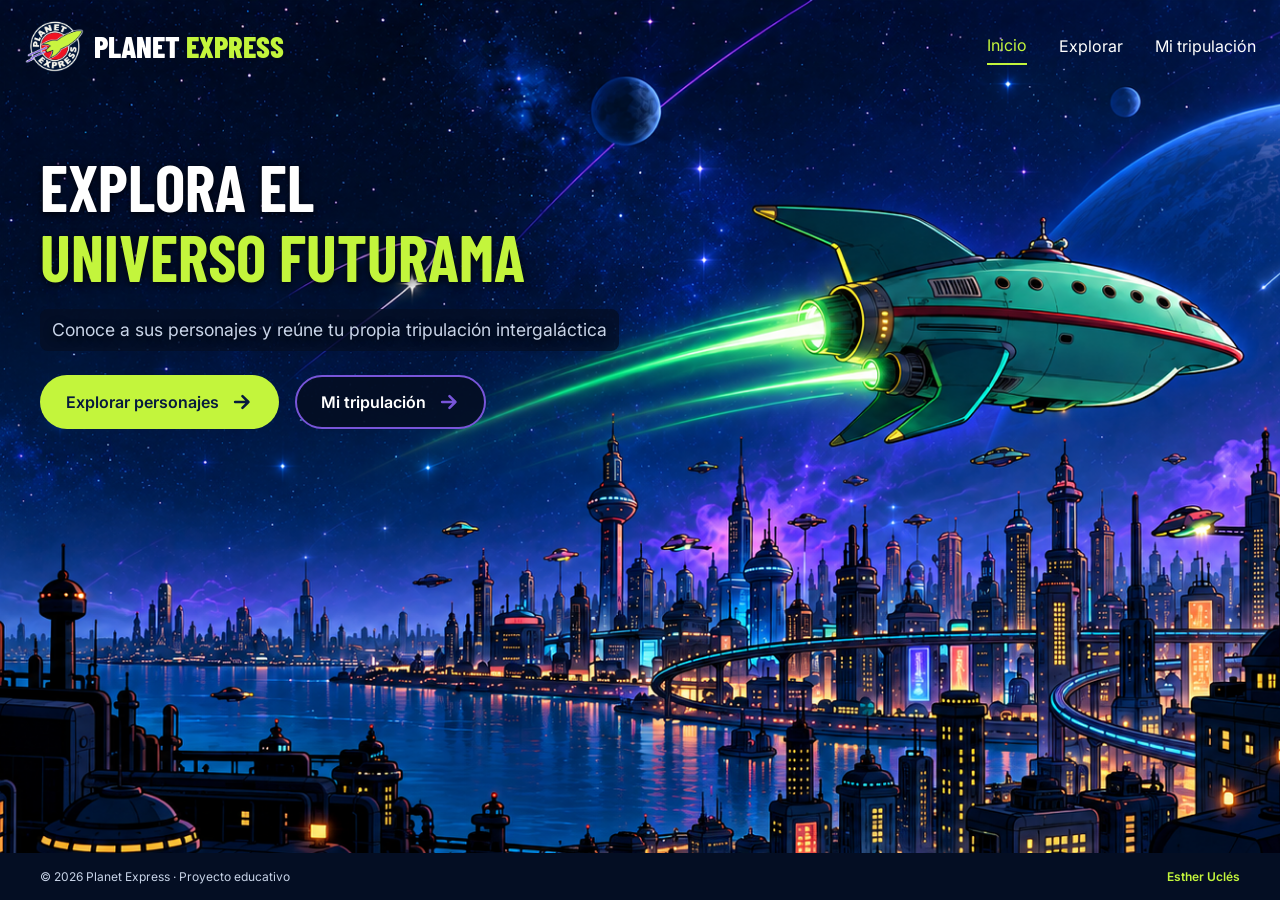
<file: index.html>
<!DOCTYPE html>
<html lang="es">
<head>
    <meta charset="UTF-8">
    <meta name="viewport" content="width=device-width, initial-scale=1.0">
    <title>Futurama</title>
    <link rel="icon" href="assets/img/logo.png" type="image/png">
    <link rel="preconnect" href="https://fonts.googleapis.com">
    <link rel="preconnect" href="https://fonts.gstatic.com" crossorigin>
    <link href="https://fonts.googleapis.com/css2?family=Barlow+Condensed:wght@400;500;600;700;800;900&family=Inter:wght@400;500;600;700&display=swap" rel="stylesheet">
    <link rel="stylesheet" href="./css/variables.css">
    <link rel="stylesheet" href="./css/style.css">
</head>
<body class="home-page">

    <header class="header">
        <nav class="nav" aria-label="navegación principal">

            <a class="nav__brand" href="./index.html">
                <img class="nav__logo" src="./assets/img/logo.png" width="60" height="60" alt="Logo Planet Espress - Inicio" >
                <span class="nav__brand-name">
                    PLANET <span class="nav__brand-highlight">EXPRESS</span>
                </span>
            </a>

            <button 
                class="nav__menu-burger" 
                id="button-burger"
                type="button" 
                aria-label="Abrir menú" 
                aria-expanded="false" 
                aria-controls="main-navigation">
                ☰
            </button>

            <ul class="nav__menu" id="main-navigation">
                <li class="nav__item">
                    <a class="nav__link nav__link--active" href="./index.html" aria-current="page">Inicio</a>
                </li>
                <li class="nav__item">
                    <a class="nav__link" href="./explore.html">Explorar</a>
                </li>
                <li class="nav__item">
                    <a class="nav__link" href="./myCrew.html">Mi tripulación</a>
                </li>
            </ul>

        </nav>
        
    </header>

    <main class="main">

        <section class="hero">
            
            <div class="hero__content">

                <h1 class="hero__title">
                    EXPLORA EL
                    <span class="hero__title-highlight">
                        UNIVERSO FUTURAMA
                    </span>
                </h1>

                <p class="hero__description">Conoce a sus personajes y reúne tu propia tripulación intergaláctica</p>
                
            </div>

            <div class="hero__actions">

                <a class="hero__button hero__button--primary" href="./explore.html">
                    <span class="hero__button-text">Explorar personajes</span>
                    <img class="hero__button-arrow" src="./assets/icons/flecha_azul_marino_oscuro.svg" width="25" height="25" alt="Flecha botón explorar personajes">
                </a>
                <a class="hero__button hero__button--secondary" href="./myCrew.html">
                    <span class="hero__button-text">Mi tripulación</span>
                    <img class="hero__button-arrow" src="./assets/icons/flecha_morada.svg" width="25" height="25" alt="Flecha botón Mi tripulación">
                </a>

            </div>

        </section>

    </main>

    <footer class="footer">
        <p class="footer__copyright">© 2026 Planet Express · Proyecto educativo</p>
        <p class="footer__author">Esther Uclés</p>
    </footer>
    

  <script type="module" src="js/pages/index.js"></script>
</body>
</html>
</file>
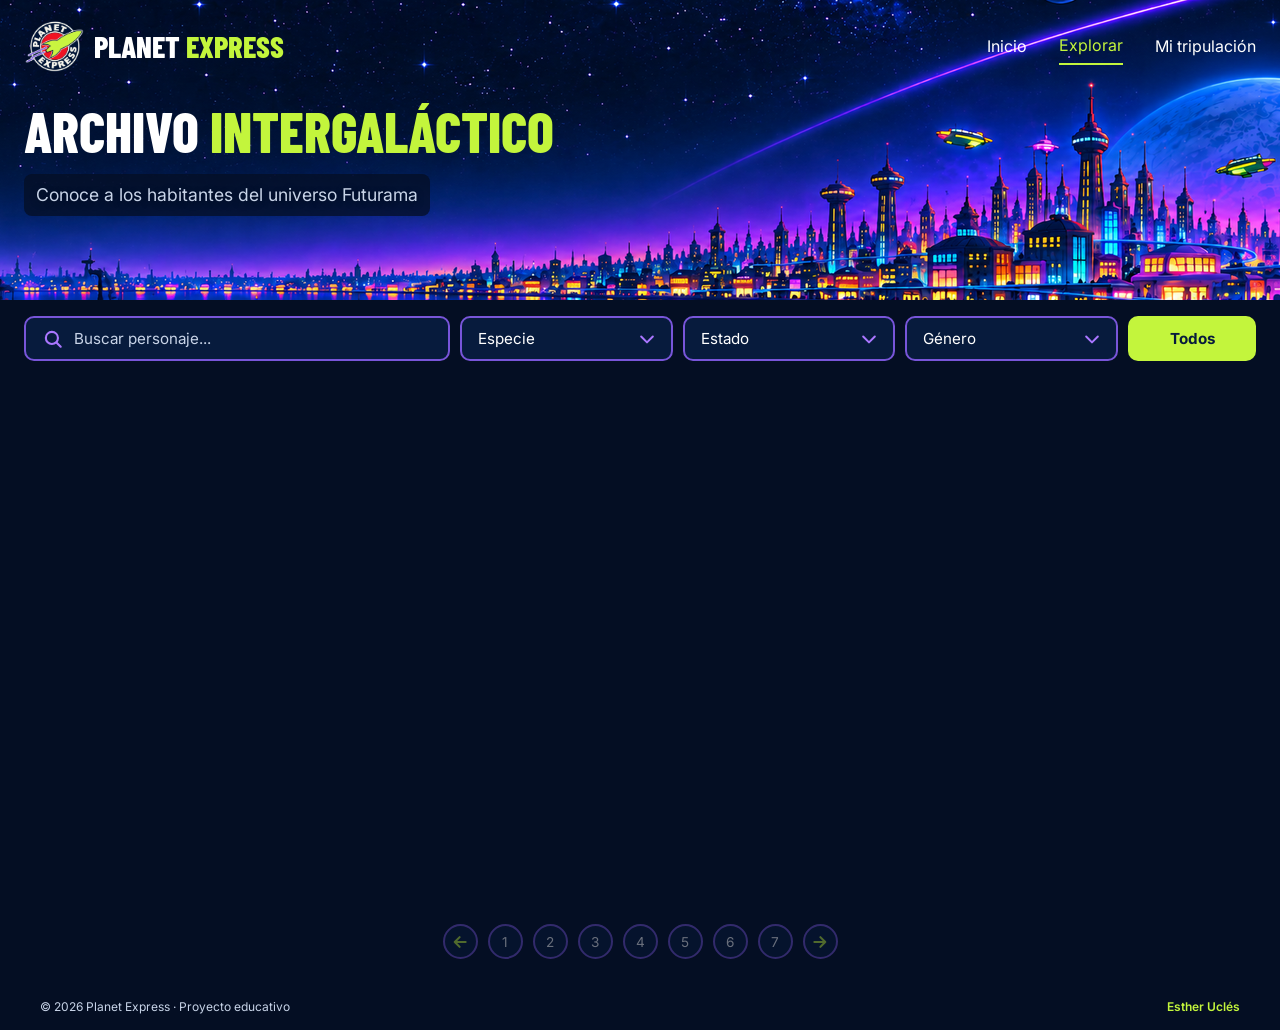
<file: explore.html>
<!DOCTYPE html>
<html lang="es">
<head>
    <meta charset="UTF-8">
    <meta name="viewport" content="width=device-width, initial-scale=1.0">
    <title>Futurama</title>
    <link rel="icon" href="assets/img/logo.png" type="image/png">
    <link rel="preconnect" href="https://fonts.googleapis.com">
    <link rel="preconnect" href="https://fonts.gstatic.com" crossorigin>
    <link href="https://fonts.googleapis.com/css2?family=Barlow+Condensed:wght@400;500;600;700;800;900&family=Inter:wght@400;500;600;700&display=swap" rel="stylesheet">
    <link rel="stylesheet" href="./css/variables.css">
    <link rel="stylesheet" href="./css/style.css">
    <link rel="stylesheet" href="./css/explore.css">
</head>
<body>

    <header class="header header--explore">
        <nav class="nav" aria-label="navegación principal">

            <a class="nav__brand" href="./index.html">
                <img class="nav__logo" src="./assets/img/logo.png" width="60" height="60" alt="Logo Planet Espress - Inicio" >
                <span class="nav__brand-name">
                    PLANET <span class="nav__brand-highlight">EXPRESS</span>
                </span>
            </a>

            <button 
                class="nav__menu-burger" 
                id="button-burger"
                type="button" 
                aria-label="Abrir menú" 
                aria-expanded="false" 
                aria-controls="main-navigation">
                ☰
            </button>

            <ul class="nav__menu" id="main-navigation">
                <li class="nav__item">
                    <a class="nav__link" href="./index.html">Inicio</a>
                </li>
                <li class="nav__item">
                    <a class="nav__link nav__link--active" href="./explore.html" aria-current="page">Explorar</a>
                </li>
                <li class="nav__item">
                    <a class="nav__link" href="./myCrew.html">Mi tripulación</a>
                </li>
            </ul>

        </nav>

        <div class="explore-intro">

            <h1 class="explore-intro__title">
                ARCHIVO
                <span class="explore-intro__highlight">INTERGALÁCTICO</span>
            </h1>

            <p class="explore-intro__description">Conoce a los habitantes del universo Futurama</p>

        </div>
        
    </header>

    <main class="main">

        <section class="filters" aria-label="Filtros de personajes">
            
            <form class="filters__form" id="character-filters">
                <!-- Buscador -->
                <input class="filters__search" id="character-search" type="search" name="search" placeholder="Buscar personaje...">

                <!-- Filtro por especie -->
                 <select class="filters__select" id="filter-species" name="species">
                    <option value="">Especie</option>
                 </select>

                 <!-- Filtro por estado -->
                 <select class="filters__select" id="filter-status" name="status">
                    <option value="">Estado</option>
                 </select>

                 <!-- Filtro por genero -->
                 <select class="filters__select" id="filter-gender" name="gender">
                    <option value="">Género</option>
                 </select>

                 <!-- Restablecer filtros -->
                  <button class="filters__reset" id="filters-reset" type="reset">Todos</button>

            </form>

        </section>

        <section class="characters" aria-label="Personajes">
             <div class="characters__grid" id="characters-container">
                <!-- Tarjetas -->
             </div>
        </section>

        <!-- Paginación -->
        <nav class="pagination" id="pagination" aria-label="Paginación de personajes">

            <button class="pagination__button" id="prev-page" type="button" disabled>
                <img class="pagination_icon" src="./assets/icons/flecha_izquierda_verde_lima.svg" width="35" height="35" alt="Flecha izquierda paginación">
            </button>

            <button class="pagination__button pagination__button--active" type="button" data-page="1">1</button>
            <button class="pagination__button" type="button" data-page="2">2</button>
            <button class="pagination__button" type="button" data-page="3">3</button>
            <button class="pagination__button" type="button" data-page="4">4</button>
            <button class="pagination__button" type="button" data-page="5">5</button>
            <button class="pagination__button" type="button" data-page="6">6</button>
            <button class="pagination__button" type="button" data-page="7">7</button>

            <button class="pagination__button" id="next-page" type="button">
                <img class="pagination_icon" src="./assets/icons/flecha_verde_lima.svg" width="35" height="35" alt="Flecha izquierda paginación">
            </button>
            
        </nav>
      

    </main>

    <footer class="footer">
        <p class="footer__copyright">© 2026 Planet Express · Proyecto educativo</p>
        <p class="footer__author">Esther Uclés</p>
    </footer>
    

  <script type="module" src="js/pages/explore.js"></script>
</body>
</html>
</file>
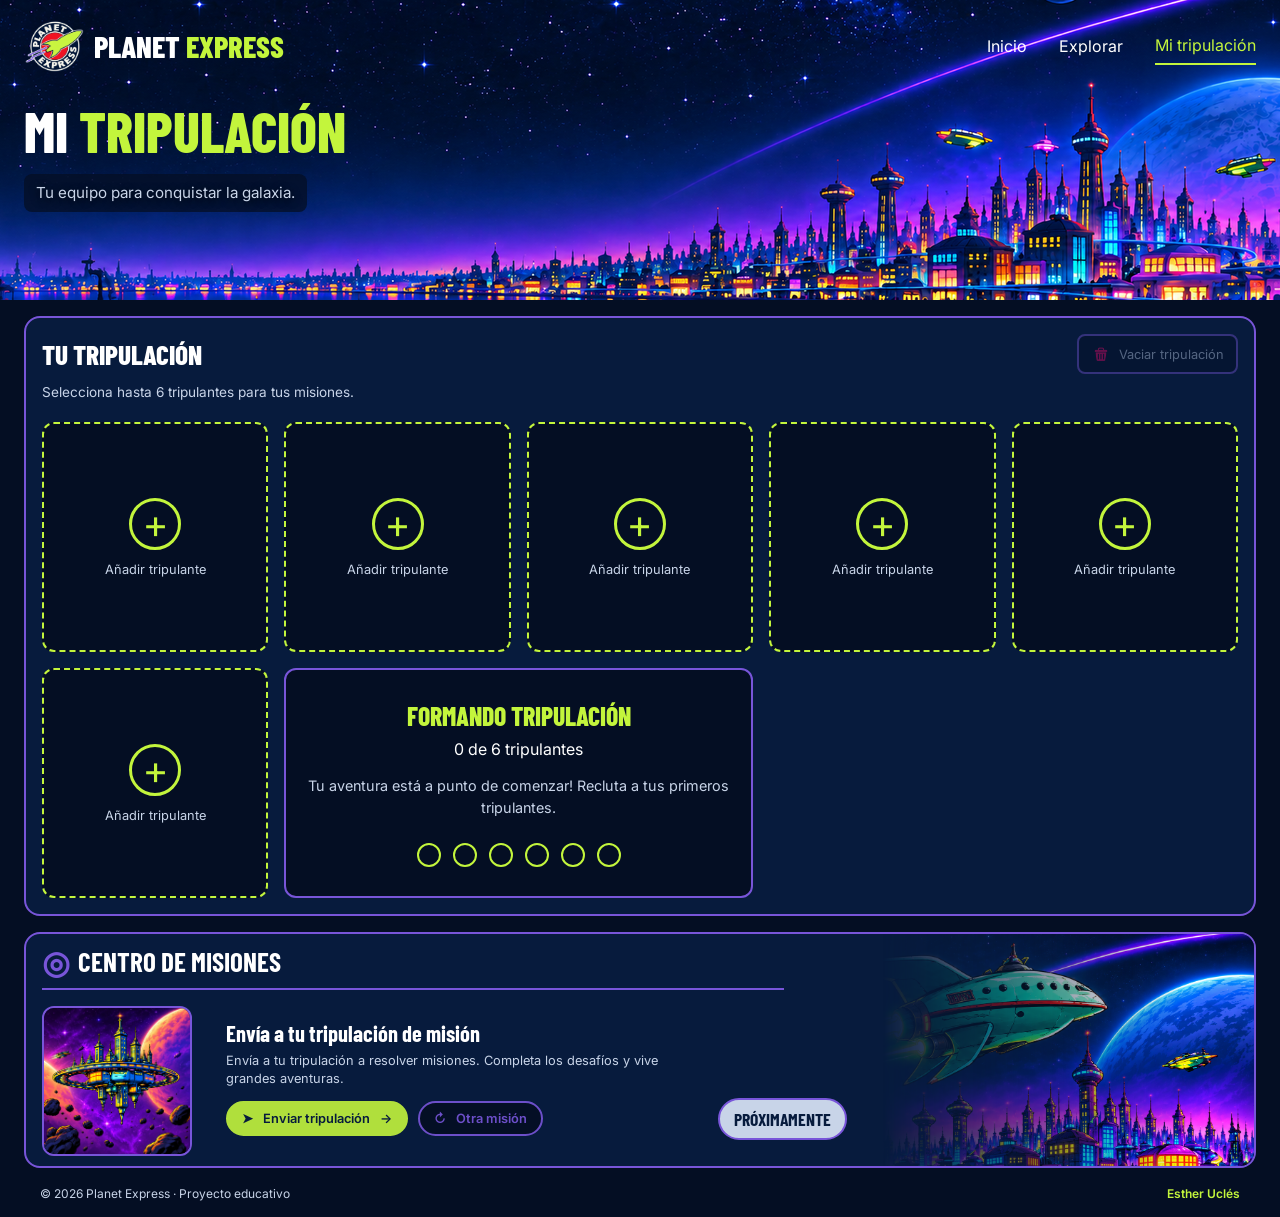
<file: myCrew.html>
<!DOCTYPE html>
<html lang="es">
<head>
    <meta charset="UTF-8">
    <meta name="viewport" content="width=device-width, initial-scale=1.0">
    <title>Futurama</title>
    <link rel="icon" href="assets/img/logo.png" type="image/png">
    <link rel="preconnect" href="https://fonts.googleapis.com">
    <link rel="preconnect" href="https://fonts.gstatic.com" crossorigin>
    <link href="https://fonts.googleapis.com/css2?family=Barlow+Condensed:wght@400;500;600;700;800;900&family=Inter:wght@400;500;600;700&display=swap" rel="stylesheet">
    <link rel="stylesheet" href="./css/variables.css">
    <link rel="stylesheet" href="./css/style.css">
    <link rel="stylesheet" href="./css/myCrew.css">
</head>
<body>

    <header class="header header--crew">
        <nav class="nav" aria-label="navegación principal">

            <a class="nav__brand" href="./index.html">
                <img class="nav__logo" src="./assets/img/logo.png" width="60" height="60" alt="Logo Planet Espress - Inicio" >
                <span class="nav__brand-name">
                    PLANET <span class="nav__brand-highlight">EXPRESS</span>
                </span>
            </a>

            <button 
                class="nav__menu-burger" 
                id="button-burger"
                type="button" 
                aria-label="Abrir menú" 
                aria-expanded="false" 
                aria-controls="main-navigation">
                ☰
            </button>

            <ul class="nav__menu" id="main-navigation">
                <li class="nav__item">
                    <a class="nav__link" href="./index.html">Inicio</a>
                </li>
                <li class="nav__item">
                    <a class="nav__link" href="./explore.html">Explorar</a>
                </li>
                <li class="nav__item">
                    <a class="nav__link nav__link--active" href="./myCrew.html" aria-current="page">Mi tripulación</a>
                </li>
            </ul>

        </nav>

        <div class="crew-intro">

            <h1 class="crew-intro__title">
                MI <span class="crew-intro__highlight">TRIPULACIÓN</span>
            </h1>

            <p class="crew-intro__description">Tu equipo para conquistar la galaxia.</p>

        </div>
        
    </header>

    <main class="main">

        <section class="crew">

            <!-- Cabecera de la sección -->
            <div class="crew__header">
                <div class="crew__header-top">

                    <h2 class="crew__title">TU TRIPULACIÓN</h2>
                    <button class="crew__clear" id="crew-clear" type="button" disabled>
                        <img src="./assets/icons/papelera_rosa.png" width="20" height="20" alt="Papelera vaciar tripulantes">
                        Vaciar tripulación
                    </button>

                </div>
    
                <p class="crew__description">Selecciona hasta 6 tripulantes para tus misiones.</p>
            </div>
            
            <!-- Contenedor de tarjetas y panel -->
            <div class="crew__grid">

                <!-- Los seis huecos -->
                <div class="crew__slots" id="crew-container">

                    <!-- Tarjetas dinámicas -->

                </div>

                <!-- Panel con el estado de la tripulación -->
                <aside class="crew-status">

                    <h2 class="crew-status__title" id="crew-status-title">FORMANDO TRIPULACIÓN</h2>

                    <p class="crew-status__count">
                        <span id="crew-count">0</span> de 6 tripulantes
                    </p>

                    <p class="crew-status__message" id="crew-message">
                        ¡Tu aventura está a punto de comenzar!
                        Recluta a tus primeros tripulantes.
                    </p>

                    <!-- Indicadores de progreso -->
                    <div class="crew-status__progress" id="crew-progress" aria-hidden="true">

                        <span class="crew-status__dot"></span>
                        <span class="crew-status__dot"></span>
                        <span class="crew-status__dot"></span>
                        <span class="crew-status__dot"></span>
                        <span class="crew-status__dot"></span>
                        <span class="crew-status__dot"></span>

                    </div>

                </aside>

            </div>

    </section>

    <!-- Centro de misiones -->
    <section class="missions">

        <h2 class="missions__title">
            <span aria-hidden="true">◎</span>
            CENTRO DE MISIONES
        </h2>

        <div class="missions__content">

            <img class="missions__image" src="./assets/img/Centro_Misiones.png" width="150" height="150" alt="Estación espacial futurista">

            <div class="missions__info">

                <h3 class="missions__subtitle">Envía a tu tripulación de misión</h3>

                <p class="missions__description">
                    Envía a tu tripulación a resolver misiones.
                    Completa los desafíos y vive grandes aventuras.
                </p>

                <div class="missions__controls">

                    <div class="missions__actions">

                        <button class="missions__button missions__button--primary" type="button" disabled>
                            <span aria-hidden="true">➤</span>
                            Enviar tripulación
                            <span aria-hidden="true">→</span>
                        </button>

                        <button class="missions__button missions__button--secondary" type="button" disabled>
                            <span aria-hidden="true">↻</span>
                            Otra misión
                        </button>

                    </div>

                    <span class="missions__coming">PRÓXIMAMENTE</span>

                </div>

            </div>

        </div>

    </section>

    </main>

    <footer class="footer">
        <p class="footer__copyright">© 2026 Planet Express · Proyecto educativo</p>
        <p class="footer__author">Esther Uclés</p>
    </footer>
    

  <script type="module" src="js/pages/myCrew.js"></script>
</body>
</html>
</file>
<file: css/variables.css>
:root{

/* =============== MAIN COLORS ===============*/

   --color-primary:     #071B3D; /* Azul galaxia */
   --color-secondary:   #C3F53C; /* Verde Lima */
   --color-details:     #7855D9; /* Morado */


/* =============== BACKGROUND ===============*/
   
   --color-background:   #040E23; /* Azul/Negro oscuro - Fondo general */
   --color-surface:         #10284F; /* Azul -  Fondo de tarjetas, filtros y contenedores */

/* =============== TEXTS ===============*/                             

   --color-text:           #FFFFFF;  /* Blanco - Texto principal */
   --color-text-secondary: #C8D4E8;  /* Azul muy claro - Texto secundario */
   --color-text-dark:      #071B3D;  /* Azul/Negro - Texto sobre verde lima */


/*=============== BORDERS ===============*/    

   --color-border:      #7855D9;  /* Morado - Bordes destacados */
   --color-border-soft: #293E65;  /* Azulado - Bordes discretos */


/*=============== FOOTER ===============*/



/*=============== FONTS ===============*/

   --font-primary:      "Barlow Condensed", Impact, sans-serif;
   --font-secondary:       "Inter", Arial, sans-serif;

}
</file>
<file: css/style.css>
/* -------------------------------------------
|             General styles                 |
----------------------------------------------*/

html{
    box-sizing: border-box;
}

*, 
*::after,
*::before{
    box-sizing: inherit;
    margin: 0;
    padding: 0;
}

a{
    text-decoration: none;
}



/* ////////////////// MOBILE DESIGN //////////////////// */

/* Nombramos cada área del Grid principal */
.header{ grid-area: header;}
.main{ grid-area: main;}
.footer{ grid-area: footer;}

body{
    min-height: 100vh;
    min-height: 100dvh;

    background-color: var(--color-background);
    color: var(--color-text);
    font-family: var(--font-secondary);

    /* Distribución principal de la página */
    display: grid;
    grid-template-columns: 1fr;
    grid-template-rows: auto 1fr auto;
    grid-template-areas:
        "header"
        "main"
        "footer";

}



/* -------------------------------------------
|                  Portada                   |
----------------------------------------------*/

/* imagen de fondo del index */
.home-page{
    background-image: url("../assets/img/Portada.png");
    background-repeat: no-repeat;
    background-position: 72% top;
    background-size: cover;
}

/* sección principal de la portada */
.home-page .hero{
    padding: 10px 24px 24px;
}




/* -------------------------------------------
|                 Nav Styles                 |
----------------------------------------------*/

.nav{
    position: relative;
    display: flex;
    justify-content: space-between;
    align-items: center;
    padding: 16px 24px;
}

.nav__link{
    color: var(--color-text);
    
    display: inline-block;
    padding: 8px 0;
}

.nav__link--active{
    color: var(--color-secondary);
    border-bottom: 2px solid var(--color-secondary);
}

.nav__logo{
    display: block;
    width: 60px;
    height: 60px;
}

.nav__brand{
    display: flex;
    align-items: center;
    gap: 10px;
}

.nav__brand-name{
    font-family: var(--font-primary);
    font-size: 1.3rem;
    font-weight: 800;
    line-height: 1;
    color: var(--color-text);
    white-space: nowrap;
}

.nav__brand-highlight{
    color: var(--color-secondary);
}

.nav__menu-burger{
    padding: 8px 12px;
    background-color: transparent;
    color: var(--color-secondary);
    border: 1px solid var(--color-border);
    border-radius: 8px;
    font-size: 1.5rem;
    cursor: pointer;
}

.nav__menu{
    flex-direction: column;
    gap: 20px;
    z-index: 10;

    display: none;
    list-style: none;
    position: absolute;
    top: 100%;
    left: 0;
    right: 0;
    padding: 20px 24px;

    background-color: var(--color-primary);
}

.nav__menu--open{
    display: flex;
}




/* -------------------------------------------
|                Main Styles                  |
----------------------------------------------*/

/* hero styles */
.hero{
    padding: 32px 24px;
}

.hero__title{
    font-family: var(--font-primary);
    font-size: 2.5rem;
    line-height: 1.1;
    text-shadow: 0 2px 8px rgba(0, 0, 0, 0.85);
}

.hero__title-highlight{
    display: block;  /* para que "UNIVERSO FUTURAMA" aparezca en una nueva línea (span en elemento de línea por defecto) */
    color: var(--color-secondary);
}

.hero__description{
    color: var(--color-text-secondary);
    line-height: 1.5;
    margin-top: 16px;
    text-shadow: 0 2px 8px rgba(0, 0, 0, 0.9);
}

/* fondo semitransparente para la descripción del index */
.home-page .hero__description,
.explore-intro__description,
.crew-intro__description{
    display: inline-block;
    width: fit-content;
    max-width: 92%;
    padding: 8px 12px;
    background-color: rgba(4, 14, 35, 0.75);
    border-radius: 8px;
}

/* contenedor de los botones */
.hero__actions{
    display: flex;
    flex-direction: column;
    gap: 16px;
    margin-top: 24px;
}

/* separar los botones del texto en el index */
.home-page .hero__actions{
    margin-top: 200px;
}

/* estilos comunes para los dos botones */
.hero__button{
    display: inline-flex;
    justify-content: center;
    align-items: center;
    gap: 12px;
    padding: 14px 24px;
    border-radius: 50px;
    border: 2px solid transparent;
    
    font-size: 1rem;
    font-weight: 600;
    text-align: center;
    cursor: pointer;

    transition: transform 0.3s ease;
}

.hero__button-arrow{
    width: 22px;
    height: 22px;
    flex-shrink: 0; /* Para que la flecha conserve su tamaño aunque el botón tenga poco espacio */
    transition: transform 0.3s ease;
}

@media (hover:hover){
    /* sube un poco el botón */
    .hero__button:hover{
        transform: translateY(-2px);
    }

    /* desplazar la flecha un poco a la derecha */
    .hero__button:hover .hero__button-arrow{
        transform: translateX(5px);
    }
}

/* botón principal - Explorar */
.hero__button--primary{
    background-color: var(--color-secondary);
    color: var(--color-text-dark);
}

/* botón secundario - Mi tripulación */
.hero__button--secondary{
    background-color: rgba(4, 14, 35, 0.9);
    color: var(--color-text);
    border-color: var(--color-border);
}





/* -------------------------------------------
|                   Footer                    |
----------------------------------------------*/
.footer{
    padding: 16px 24px;
    background-color: var(--color-background);

    display: flex;
    flex-direction: column;
    align-items: center;
    gap: 8px;
}

.footer__copyright, 
.footer__author{
    font-size: 0.75rem;
}

.footer__copyright{
    color: var(--color-text-secondary);
}

.footer__author{
    color: var(--color-secondary);
    font-weight: 600;
}





/*  /////////////////////////////////////////////////////////// 
   //////////////   DESIGNS OF OTHER DEVICES   ///////////////
/* ////////////////////////////////////////////////////////// */


@media (min-width:768px){


/* -------------------------------------------
|                  Portada                   |
----------------------------------------------*/
/* imagen de fondo del index */
.home-page{
    background-position: center top;
    background-size: cover;
}

/* sección principal de la portada */
.home-page .hero{
    padding: 60px 40px;
}



/* -------------------------------------------
|                 Nav Styles                 |
----------------------------------------------*/

.nav__menu-burger{
    display: none;
}

.nav__menu{
    display: flex;
    position: static;
    flex-direction: row;
    align-items: center;
    gap: 32px;
    padding: 0;
    background-color: transparent;
}

.nav__brand-name{
    font-size: 1.9rem;
}


/* -------------------------------------------
|                Main Styles                  |
----------------------------------------------*/

/* contenedor de los botones */
.hero__actions{
    flex-direction: row;
}

.home-page .hero__actions{
    margin-top: 24px;
}


.home-page .hero__title{
    font-size: 4rem;
}

.home-page .hero__description{
    font-size: 1.1rem;
}



/* -------------------------------------------
|                   Footer                    |
----------------------------------------------*/

    .footer{
        flex-direction: row;
        justify-content: space-between;
        padding: 16px 40px;
    }
}
</file>
<file: css/explore.css>
/* ////////////////// MOBILE DESIGN //////////////////// */


/* -------------------------------------------
|                Header Styles               |
----------------------------------------------*/

.header--explore{
    background-image: url("../assets/img/encabezado.png");
    min-height: 330px;
    background-size: cover;
    background-position: center;
    background-repeat: no-repeat;
}

.explore-intro{
    padding: 2px 8px 24px 24px;
}

.explore-intro__title{
    font-family: var(--font-primary);
    font-size: 2.5rem;
    font-weight: 800;
    line-height: 1.1;
    color: var(--color-text);
}

.explore-intro__highlight{
    display: block;
    color: var(--color-secondary);
}

.explore-intro__description{
    margin-top: 12px;
    max-width: 260px;
    font-size: 0.95rem;
    line-height: 1.5;
    color: var(--color-text-secondary);
    text-shadow: 0 2px 6px rgba(4,14,35,0.8);
}


/* -------------------------------------------
|                Main Styles                  |
----------------------------------------------*/

/* *** SECCIÓN FILTROS *** */
.filters{
    padding: 16px 24px 0;
}

.filters__form{
    display: grid;
    grid-template-columns: 1fr;
    gap: 10px;
}

/* estilos comunes input, selects y botón de los filtros */
.filters__search,
.filters__select,
.filters__reset{ 
    width: 100%;
    min-height: 45px;
    padding: 10px 16px;
    font-family: var(--font-secondary);
    font-size: 0.95rem;
    border-radius: 10px;
}

/* buscador */
.filters__search{
    background-color: var(--color-primary);
    color: var(--color-text);
    border: 2px solid var(--color-border);

    /* lupita morada */
    background-image: url("../assets/icons/lupa_morada.svg");
    background-repeat: no-repeat;
    background-position: 16px center;
    background-size: 22px;
    padding-left: 48px;
}

.filters__search::placeholder{
    color: var(--color-text-secondary);
}

/* despleagles - selects */
.filters__select{
    background-color: var(--color-primary);
    color: var(--color-text);
    border: 2px solid var(--color-border);
    cursor: pointer;
    color-scheme: dark;

    /* desplegable moradito */
    appearance: none;
    background-image: url("../assets/icons/desplegable_morado.svg");
    background-repeat: no-repeat;
    background-position: right 14px center;
    background-size: 20px;
    padding-right: 44px;
}

.filters__select option{
    background-color: var(--color-primary);
    color: var(--color-text);
}

/* botón Todos */
.filters__reset{
    background-color: var(--color-secondary);
    color: var(--color-text-dark);
    border: none;
    font-weight: 700;
    cursor: pointer;
}


/* *** SECCIÓN TARJETAS *** */
.characters{
    padding: 16px 24px;
}

.characters__grid{
    display: grid;
    grid-template-columns: 1fr;
    gap: 12px;
}

/* tarjetas personajes */
.character-card{
    position: relative;
    display: grid;
    grid-template-columns: 100px minmax(0, 1fr);
    height: 80px;

    background-color: var(--color-primary);
    border: 2px solid var(--color-border);
    border-radius: 12px;
    overflow: hidden;

    /* animación tarjeta */
    transition: transform 0.3s ease;
}

/* contenedor de la imagen de la tarjeta */
.character-card__media{
    overflow: hidden;
    /* background-color: var(--color-surface); */
}

/* imagen tarjeta */
.character-card__image{
    display: block;
    width: 100%;
    height: 100%;
    object-fit: contain;

    /* animación imagen */
    /* transition: transform 1s ease; */
}

/* datos/información personaje */
.character-card__info{
    display: flex;
    flex-direction: column;
    justify-content: center;
    gap: 3px;
    min-width: 0;
    padding: 8px 42px 8px 20px;
}

.character-card__name{
    font-family: var(--font-primary);
    font-size: 1.1rem;
    font-weight: 700;
    line-height: 1.1;
}

.character-card__details{
    font-size: 0.7rem;
    line-height: 1.3;
    color: var(--color-text-secondary);
}

/* corazón - favorito */
.character-card__favorite{
    position: absolute;
    top: 8px;
    right: 8px;
    display: flex;
    align-items: center;
    justify-content: center;
    padding: 0;

    width: 36px;
    height: 36px;
    
    background-color: var(--color-background);
    border: 2px solid var(--color-border);
    border-radius: 50%;
    cursor: pointer;
}

.character-card__heart{
    display: block;
    width: 24px;
    height: 24px;
    object-fit: contain;
}

 /* para el mensaje de "No se han encontrado personajes" */
.characters__empty {
    color: var(--color-text-secondary);
    text-align: center;
    padding: 32px 16px;
}

/* tarjeta sube un poco al pasar el ratón */
@media (hover:hover){
    .character-card:hover{
        transform: translateY(-5px);
        box-shadow: 0 8px 20px rgba(120, 85, 217, 0.25);
    }
}

/* *** PAGINACIÓN *** */

/* nav */
.pagination{
    display: flex;
    justify-content: center;
    align-items: center;
    gap: 6px;
    padding: 16px 24px 24px;
}

/* botones paginación */
.pagination__button{
    display: flex;
    justify-content: center;
    align-items: center;
    width: 30px;
    height: 30px;
    background-color: var(--color-primary);
    color: var(--color-text);
    border: 2px solid var(--color-border);
    border-radius: 50px;

    font-family: var(--font-secondary);
    font-size: 0.85rem;
    cursor: pointer;
}

/* pag seleccionada */
.pagination__button--active{
    background-color: var(--color-secondary);
    color: var(--color-text-dark);
    border-color: var(--color-secondary);
    font-weight: 700;
}

/* botón deshabilitado */
.pagination__button:disabled{
    opacity: 0.4;
    cursor: not-allowed;
}

/* icono fechas */
.pagination_icon{
    display: block;
    width: 18px;
    height: 18px;
}






/*  /////////////////////////////////////////////////////////// 
   //////////////   DESIGNS OF OTHER DEVICES   ///////////////
/* ////////////////////////////////////////////////////////// */


@media (min-width:768px){


/* -------------------------------------------
|                Header Styles               |
----------------------------------------------*/

.header--explore{
    background-image: url(../assets/img/encabezado_web.png);
    min-height: 300px;
    background-size: cover;
    background-position: center 30%;

}

/* titulo del encabezado */
.explore-intro{
    padding: 8px 8px 24px 24px;
}

.explore-intro__title{
    font-size: 3.5rem;
}

.explore-intro__highlight{
    display: inline;
}

.explore-intro__description{
    max-width: none;
    font-size: 1.1rem;
}


/* -------------------------------------------
|                Main Styles                  |
----------------------------------------------*/

/* *** SECCIÓN FILTROS *** */
.filters__form{
    grid-template-columns: 2fr 1fr 1fr 1fr 0.6fr;
}

.filters__search{
    grid-column: auto;
}

/* *** SECCIÓN TARJETAS *** */
.characters__grid{
    grid-template-columns: repeat(auto-fill, minmax(230px, 1fr));
    gap: 18px;
    min-height: 515px;
    align-content: start;
}

/* tarjetas personajes */
.character-card{
    grid-template-columns: 1fr;
    grid-template-rows: 180px auto;
    height: auto;
}

/* datos/información personaje */
.character-card__info{
    justify-content: flex-start;
    padding: 12px 16px;
}

.character-card__details{
    font-size: 0.85rem;
}

/* *** PAGINACIÓN *** */

/* nav */
.pagination{
    gap: 10px;
}

/* botones paginación */
.pagination__button{
    width: 35px;
    height: 35px;
}



}
</file>
<file: css/myCrew.css>
/* ////////////////// MOBILE DESIGN //////////////////// */


/* -------------------------------------------
|                Header Styles               |
----------------------------------------------*/

.header--crew{
    background-image: url("../assets/img/encabezado.png");
    min-height: 300px;
    background-size: cover;
    background-position: center;
    background-repeat: no-repeat;
}

.crew-intro{
    padding: 8px 8px 24px 24px;
}

.crew-intro__title{
    font-family: var(--font-primary);
    font-size: 2.5rem;
    font-weight: 800;
    line-height: 1.1;
    color: var(--color-text);
}

.crew-intro__highlight{
    display: inline;
    color: var(--color-secondary);
}

.crew-intro__description{
    margin-top: 12px;
    font-size: 0.95rem;
    line-height: 1.5;
    color: var(--color-text-secondary);
    text-shadow: 0 2px 8px rgba(0,0,0,0.9);
}


/* -------------------------------------------
|                Main Styles                  |
----------------------------------------------*/

/* *** SECCIÓN MI TRIPULACIÓN *** */
.crew{
    margin: 16px 24px;
    padding: 16px;
    background-color: var(--color-primary);
    border: 2px solid var(--color-border);
    border-radius: 16px;
}

/* cabecera sección */
.crew__header{
    margin-bottom: 20px;
}

.crew__title{
    font-family: var(--font-primary);
    font-size: 1.7rem;
    font-weight: 800;
    color: var(--color-text);
}

.crew__header-top{
    display: flex;
    justify-content: space-between;
    align-items: center;
    gap: 12px;
    flex-wrap: wrap;
}

.crew__clear{
    display: flex;
    align-items: center;
    gap: 8px;
    padding: 8px 12px;
    background-color: var(--color-background);
    color: var(--color-text-secondary);
    border: 2px solid var(--color-border);
    border-radius: 8px;

    font-family: var(--font-secondary);
    font-size: 0.8rem;
    cursor: pointer;
}

.crew__clear:disabled{
    opacity: 0.4;
    cursor: not-allowed;
}

.crew__description{
    margin-top: 8px;
    font-size: 0.85rem;
    line-height: 1.5;
    color: var(--color-text-secondary);
}

/* contenedor de los 6 huecos */
.crew__slots{
    display: grid;
    grid-template-columns: repeat(2, minmax(0,1fr));
    gap: 12px;
}

/* hueco de tripulante */
.crew__slot{
    display: flex;
    flex-direction: column;
    justify-content: center;
    align-items: center;
    gap: 12px;
    min-width: 0;
    min-height: 180px;
    padding: 12px;
    border-radius: 12px;

    text-align: center;
    font-size: 0.8rem;
    color: var(--color-text-secondary);
}

/* hueco vacio */
.crew__slot--empty{
    border: 2px dashed var(--color-secondary);
    background-color: var(--color-background);
    cursor: pointer;
}

/* símbolo + */
.crew__plus{
    display: flex;
    justify-content: center;
    align-items: center;
    width: 52px;
    height: 52px;
    border: 3px solid var(--color-secondary);
    border-radius: 50%;

    font-size: 2.5rem;
    font-weight: 400;
    line-height: 1;
    color: var(--color-secondary);
}

/* *** TARJETA DE TRIPULANTE SELECCIONADO *** */
.crew__slot--filled{
    position: relative;
    justify-content: flex-start;
    gap: 6px;
    border: 2px solid var(--color-border);
    background-color: var(--color-background);
}

/* imagen del tripulante */
.crew__image{
    display: block;
    width: 100%;
    height: 105px;
    object-fit: contain;
}

/* nombre */
.crew__name{
    font-family: var(--font-primary);
    font-size: 1.15rem;
    font-weight: 700;
    line-height: 1.1;
    color: var(--color-text);
    overflow-wrap: anywhere;
}

/* especie */
.crew__species{
    font-size: 0.75rem;
    color: var(--color-text-secondary);
}

/* botón X para quitar tripulante */
.crew__remove{
    position: absolute;
    top: 6px;
    right: 6px;
    display: flex;
    justify-content: center;
    align-items: center;
    width: 30px;
    height: 30px;
    background-color: var(--color-background);
    border: 2px solid var(--color-border);
    border-radius: 50%;
    color: var(--color-text);
    font-size: 1.4rem;
    cursor: pointer;
}

@media (hover:hover){

    .crew__remove:hover {
        color: var(--color-secondary);
        border-color: var(--color-secondary);
    }
}

/* *** SECCIÓN FORMANDO TRIPULACIÓN *** */
.crew-status{
    margin-top: 24px;
    padding: 20px 16px;
    border: 2px solid var(--color-border);
    border-radius: 12px;
    background-color: var(--color-background);
    text-align: center;
}

.crew-status__title{
    font-family: var(--font-primary);
    font-size: 1.6rem;
    font-weight: 800;
    color: var(--color-secondary);
    margin-bottom: 8px;
}

.crew-status__message{
    margin-top: 16px;
    font-size: 0.9rem;
    line-height: 1.5;
    color: var(--color-text-secondary);
}

/* las bolitas */
.crew-status__progress{
    display: flex;
    justify-content: center;
    gap: 12px;
    margin-top: 24px;
}

.crew-status__dot{
    width: 26px;
    height: 26px;
    border: 2px solid var(--color-secondary);
    border-radius: 50%;
}

/* bolita rellena cuando hay tipulante */
.crew-status__dot--filled{
    background-color: var(--color-secondary);
}

/* efecto al pasar el ratón */
@media (hover:hover){
    .crew__slot--empty{
        transition: transform 0.3s ease, background-color 0.3s ease;
    }

    .crew__slot--empty:hover{
        transform: translateY(-4px);
        background-color: var(--color-primary);
    }
}


/* -------------------------------------------
|              Centro de Misiones            |
----------------------------------------------*/

.missions{
    margin: 0 24px 20px;
    padding: 16px;
    border: 2px solid var(--color-border);
    border-radius: 16px;
    background-color: var(--color-primary);

    /* imagen de la nave de fondo */
    background-image:
        linear-gradient(
            to bottom,
            rgba(7, 27, 61, 0.98),
            rgba(7, 27, 61, 0.9),
            rgba(7, 27, 61, 0.4)
            ),
        url("../assets/img/Centro_Misiones_nave.png");

    background-repeat: no-repeat;
    background-position: center, right bottom;
    background-size: cover, auto 220px;
}

/* título de la sección */
.missions__title{
    display: flex;
    align-items: center;
    gap: 8px;
    padding-bottom: 10px;
    margin-bottom: 16px;
    border-bottom: 1px solid var(--color-border);

    font-family: var(--font-primary);
    font-size: 1.7rem;
    line-height: 1.1;
}

/* icono */
.missions__title span{
    color: var(--color-details);
    font-size: 2rem;
}

/* imagen e información */
.missions__content{
    display: flex;
    flex-direction: column;
    gap: 16px;
}

/* imagen de la estación */
.missions__image{
    display: block;
    width: 100%;
    height: 160px;
    object-fit: cover;
    border: 2px solid var(--color-border);
    border-radius: 12px;
}

/* título de la misión */
.missions__subtitle{
    font-family: var(--font-primary);
    font-size: 1.5rem;
    line-height: 1.1;
}

/* descripción */
.missions__description{
    margin-top: 10px;
    font-size: 0.85rem;
    line-height: 1.5;
    color: var(--color-text-secondary);
}

/* etiqueta próximamente */
.missions__coming {
    display: inline-block;
    margin-top: 16px;
    padding: 8px 14px;
    background-color: var(--color-text-secondary);
    border: 2px solid var(--color-border);
    border-radius: 30px;

    font-family: var(--font-primary);
    font-size: 1.1rem;
    font-weight: 700;
    color: var(--color-text-dark);
}

/* contenedor de botones */
.missions__actions{
    display: flex;
    flex-direction: column;
    gap: 12px;
    margin-top: 24px;
}

/* estilos generales de los botones */
.missions__button{
    display: flex;
    justify-content: center;
    align-items: center;
    gap: 10px;
    padding: 12px 16px;
    border-radius: 30px;

    font-family: var(--font-secondary);
    font-size: 0.9rem;
    font-weight: 600;
}

/* botón enviar tripulación */
.missions__button--primary{
    background-color: var(--color-secondary);
    color: var(--color-text-dark);
    border: 2px solid var(--color-secondary);
}

/* botón otra misión */
.missions__button--secondary{
    background-color: var(--color-background);
    color: var(--color-details);
    border: 2px solid var(--color-border);
}

/* botones aún no disponibles */
.missions__button:disabled {
    opacity: 0.9;
    cursor: not-allowed;
}




/*  /////////////////////////////////////////////////////////// 
   //////////////   DESIGNS OF OTHER DEVICES   ///////////////
/* ////////////////////////////////////////////////////////// */


@media (min-width:768px){


/* -------------------------------------------
|                Header Styles               |
----------------------------------------------*/

.header--crew{
    background-image: url(../assets/img/encabezado_web.png);
    min-height: 300px;
    background-size: cover;
    background-position: center 30%;

}

.crew-intro__title{
    font-size: 3.5rem;
}


/* -------------------------------------------
|                Main Styles                  |
----------------------------------------------*/

/* *** SECCIÓN MI TRIPULACIÓN *** */
/* contenedor general de las 6 tarjetas y el panel */
.crew__grid{
    display: grid;
    grid-template-columns: repeat(auto-fill,minmax(200px,1fr));
    gap: 16px;
    align-items: stretch;
}

.crew__slots{
    display: contents;
}

.crew__slot{
    min-height: 230px;
}

/* el panel ocupa el luegar de una tarjeta más (como si fuera el séptimo lugar) */
.crew-status{
    grid-column: span 2;
    margin-top: 0;
    min-height: 230px;
    padding: 16px 12px;
    display: flex;
    flex-direction: column;
    justify-content: center;
}

/* bolitas */
.crew-status__progress{
    gap: 12px;
}

.crew-status__dot{
    width: 24px;
    height: 24px;
}

.crew__image{
    height: 140px;
}


/* -------------------------------------------
|              Centro de Misiones            |
----------------------------------------------*/

.missions{
    position: relative;
    overflow: hidden;
    isolation: isolate;
    display: block;
    margin-bottom: 2px;
    padding: 10px 16px;
    background: var(--color-primary);
}

/* fondo de la nave a la derecha */
.missions::before{
    content: "";
    position: absolute;
    top: 0;
    right: 0;
    bottom: 0;
    width: 55%;
    background-image: url("../assets/img/Centro_Misiones_nave.png");
    background-size: auto 145%;
    background-position: right center;
    background-repeat: no-repeat;

    /* difuminar la imagen hacia la izquierda */
    -webkit-mask-image: linear-gradient(to right, transparent 45%, black 90%);
    mask-image: linear-gradient(to right, transparent 45%, black 90%);

    z-index: -1;
}

/* título */
.missions__title{
    position: relative;
    font-size: 1.7rem;
    padding-bottom: 10px;
    margin-bottom: 16px;
    border-bottom: none; /* quitar la línea original */
}

.missions__title::after{
    content: "";
    position: absolute;
    left: 0;
    bottom: 0;
    width: 62%;
    height: 2px;
    background-color: var(--color-border);
}


/* imagen de la estación y texto */
.missions__content{
    grid-area: content;
    display: grid;
    grid-template-columns: 170px minmax(0, 450px);
    align-items: center;
    gap: 14px;
}

.missions__image{
    width: 150px;
    height: 150px;
    object-fit: cover;
}

.missions__info{
    max-width: 450px;
}

.missions__subtitle{
    font-size: 1.4rem;
}

.missions__description{
    margin-top: 6px;
    font-size: 0.8rem;
    line-height: 1.4;
}

.missions__controls{
    display: flex;
    flex-direction: row;
    align-items: center;
    flex-wrap: nowrap;
    gap: 175px;
    margin-top: 10px;
}


.missions__coming {
    margin: 0;
    white-space: nowrap;
}

.missions__actions {
    display: flex;
    flex-direction: row;
    align-items: center;
    gap: 10px;
    width: auto;
    margin: 0;
}

.missions__button{
    padding: 8px 14px;
    font-size: 0.8rem;
    white-space: nowrap;
}


}
</file>
